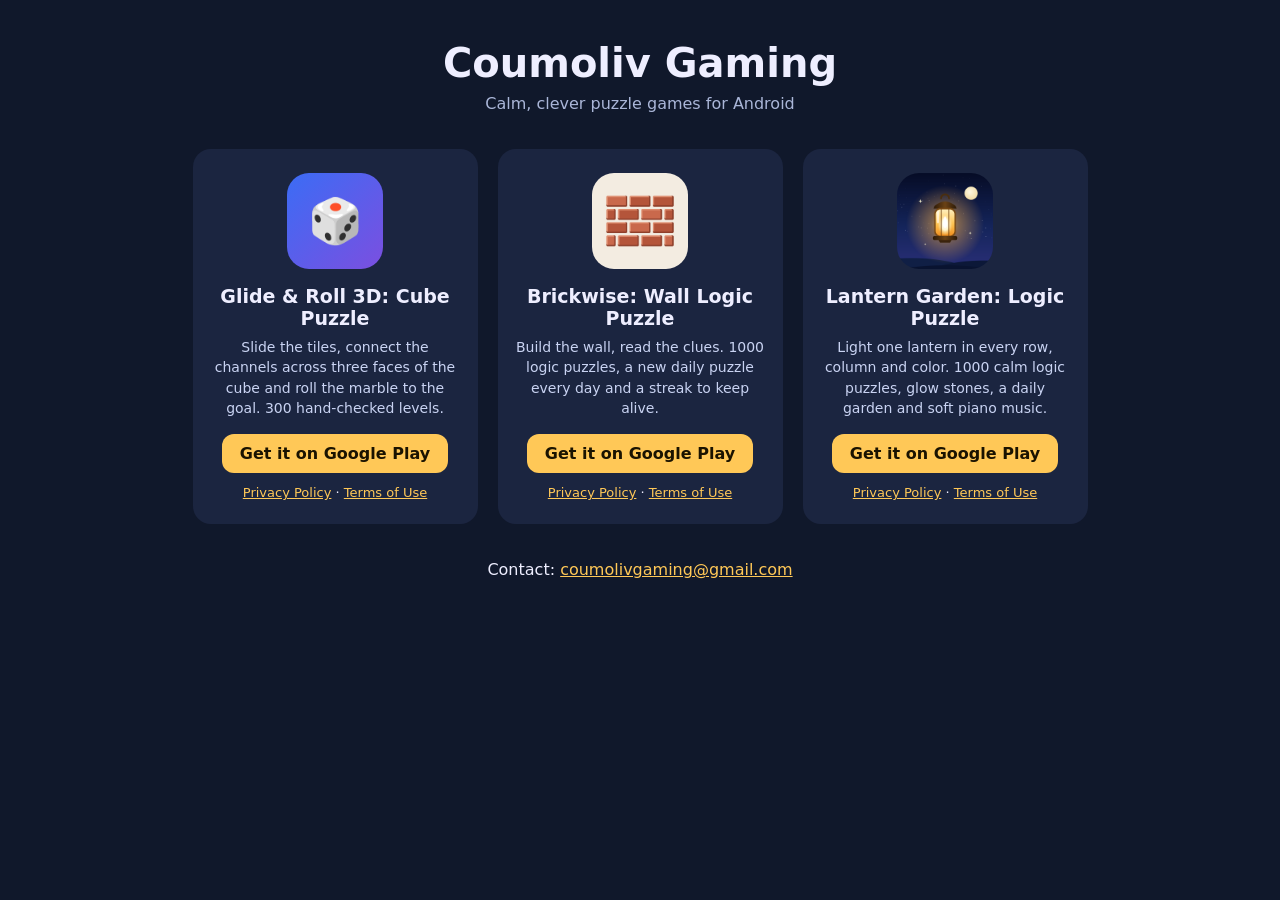
<file: index.html>
<!DOCTYPE html>
<html lang="en"><head><meta charset="utf-8"><meta name="viewport" content="width=device-width,initial-scale=1">
<title>Coumoliv Gaming</title>
<style>
body{font-family:system-ui,sans-serif;background:#10182b;color:#eef;margin:0;padding:40px 16px;text-align:center}
a{color:#ffc857}
.wrap{max-width:1200px;margin:auto}
h1{margin:0 0 8px;font-size:40px}
.tag{color:#aab6d8;margin:0 0 36px}
.grid{display:flex;flex-wrap:wrap;justify-content:center;gap:20px}
.game{box-sizing:border-box;width:calc((100% - 60px)/4);background:#1b2540;border-radius:18px;padding:24px 18px;display:flex;flex-direction:column;align-items:center}
.game img,.game .ph{width:96px;height:96px;border-radius:22px}
.game .ph{background:linear-gradient(135deg,#3b6cf5,#7b4fe0);display:flex;align-items:center;justify-content:center;font-size:44px}
.game h2{font-size:19px;margin:16px 0 8px}
.game p{font-size:14px;line-height:1.45;color:#c9d3f2;margin:0 0 16px;flex:1}
.play{display:inline-block;background:#ffc857;color:#1a1300;text-decoration:none;font-weight:700;padding:10px 18px;border-radius:12px;margin-bottom:12px}
.legal{font-size:13px}
.contact{margin-top:36px}
@media (max-width:1000px){.game{width:calc((100% - 20px)/2)}}
@media (max-width:560px){.game{width:100%}}
</style></head>
<body><div class="wrap">
<h1>Coumoliv Gaming</h1>
<p class="tag">Calm, clever puzzle games for Android</p>
<div class="grid">

<div class="game">
<div class="ph">🎲</div>
<h2>Glide &amp; Roll 3D: Cube Puzzle</h2>
<p>Slide the tiles, connect the channels across three faces of the cube and roll the marble to the goal. 300 hand-checked levels.</p>
<a class="play" href="https://play.google.com/store/apps/details?id=com.coumolivgaming.glideroll3d">Get it on Google Play</a>
<div class="legal"><a href="privacy-policy.html">Privacy Policy</a> · <a href="terms-of-use.html">Terms of Use</a></div>
</div>

<div class="game">
<img src="brickwise/icon.png" alt="Brickwise icon">
<h2>Brickwise: Wall Logic Puzzle</h2>
<p>Build the wall, read the clues. 1000 logic puzzles, a new daily puzzle every day and a streak to keep alive.</p>
<a class="play" href="https://play.google.com/store/apps/details?id=com.brickwise.puzzle">Get it on Google Play</a>
<div class="legal"><a href="brickwise/privacy-policy.html">Privacy Policy</a> · <a href="brickwise/terms-of-use.html">Terms of Use</a></div>
</div>

<div class="game">
<img src="lantern-garden/icon.png" alt="Lantern Garden icon">
<h2>Lantern Garden: Logic Puzzle</h2>
<p>Light one lantern in every row, column and color. 1000 calm logic puzzles, glow stones, a daily garden and soft piano music.</p>
<a class="play" href="https://play.google.com/store/apps/details?id=com.lanterngarden.puzzle">Get it on Google Play</a>
<div class="legal"><a href="lantern-garden/privacy-policy.html">Privacy Policy</a> · <a href="lantern-garden/terms-of-use.html">Terms of Use</a></div>
</div>

</div>
<p class="contact">Contact: <a href="mailto:coumolivgaming@gmail.com">coumolivgaming@gmail.com</a></p>
</div></body></html>
</file>
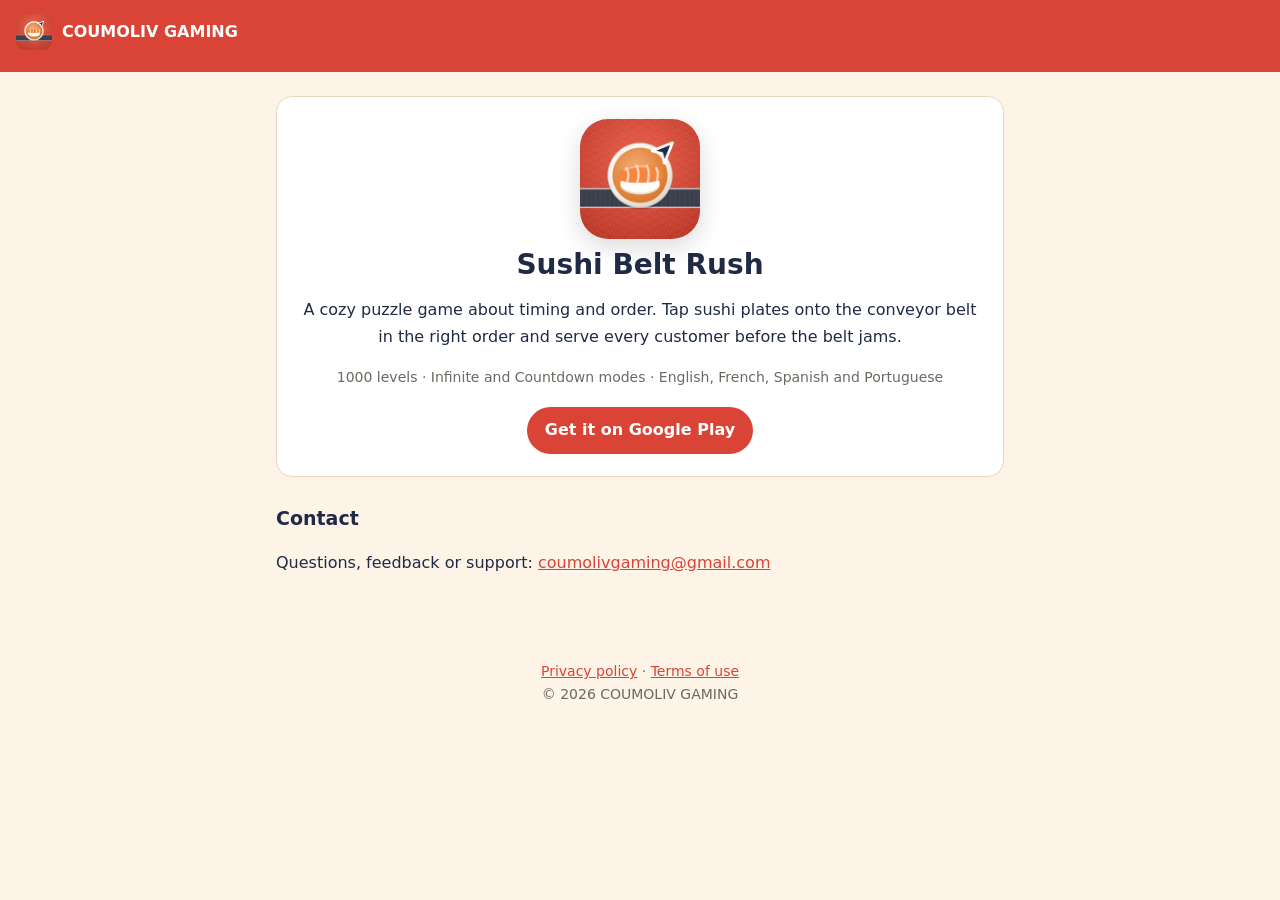
<file: sushi-belt-rush/index.html>
<!doctype html>
<html lang="en">
<head>
<meta charset="utf-8">
<meta name="viewport" content="width=device-width, initial-scale=1">
<title>COUMOLIV GAMING</title>
<meta name="description" content="COUMOLIV GAMING makes cozy puzzle games for Android, including Sushi Belt Rush.">
<link rel="icon" href="icon.png">
<link rel="stylesheet" href="style.css">
</head>
<body>
<header><a href="./"><img src="icon.png" alt="">COUMOLIV GAMING</a></header>
<main>
  <div class="card hero">
    <img src="icon.png" alt="Sushi Belt Rush icon">
    <h1>Sushi Belt Rush</h1>
    <p>A cozy puzzle game about timing and order. Tap sushi plates onto the conveyor belt in the right order and serve every customer before the belt jams.</p>
    <p class="muted">1000 levels · Infinite and Countdown modes · English, French, Spanish and Portuguese</p>
    <div class="links">
      <a class="btn" href="https://play.google.com/store/apps/details?id=com.sushibeltrush.game">Get it on Google Play</a>
    </div>
  </div>
  <h2>Contact</h2>
  <p>Questions, feedback or support: <a href="mailto:coumolivgaming@gmail.com">coumolivgaming@gmail.com</a></p>
</main>
<footer class="muted">
  <a href="privacy-policy.html">Privacy policy</a> · <a href="terms-of-use.html">Terms of use</a><br>
  © 2026 COUMOLIV GAMING
</footer>
</body>
</html>
</file>
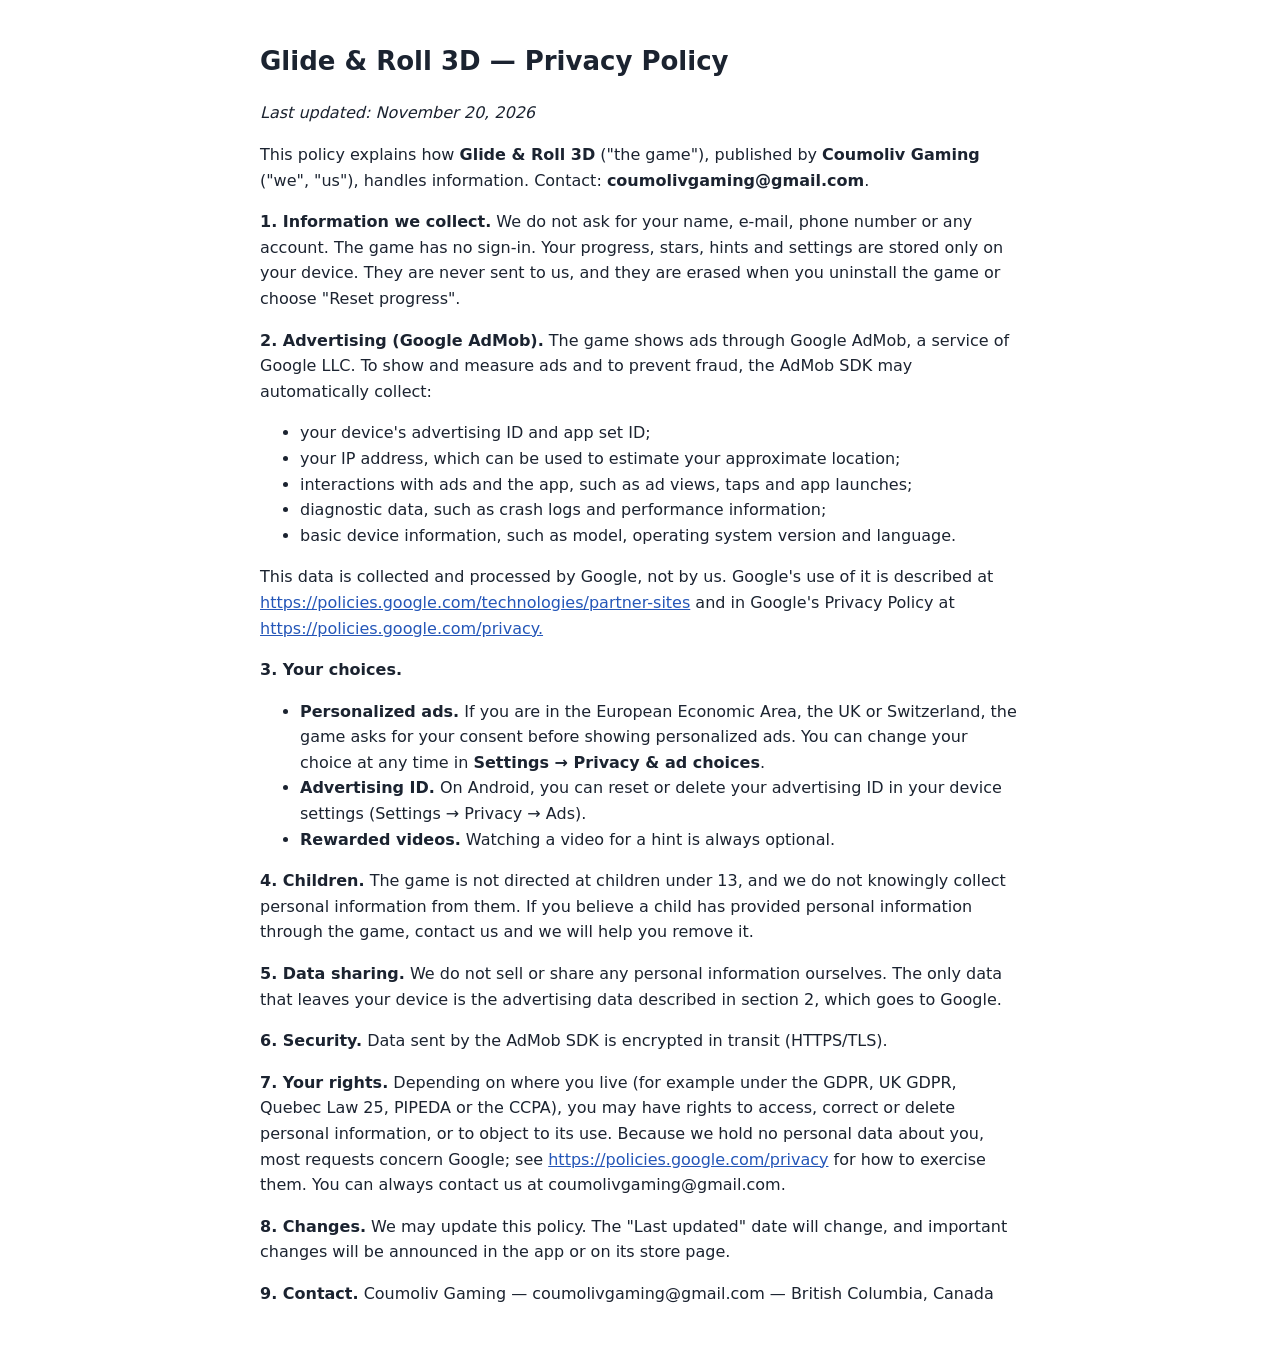
<file: privacy-policy.html>
<!DOCTYPE html><html lang="en"><head><meta charset="utf-8"><meta name="viewport" content="width=device-width,initial-scale=1"><title>Glide &amp; Roll 3D — Privacy Policy</title><style>body{font-family:system-ui,sans-serif;max-width:760px;margin:0 auto;padding:24px;line-height:1.6;color:#1b2330}h1{font-size:26px}a{color:#2456b8}</style></head><body>
<h1>Glide &amp; Roll 3D — Privacy Policy</h1>
<p><em>Last updated: November 20, 2026</em></p>
<p>This policy explains how <strong>Glide &amp; Roll 3D</strong> (&quot;the game&quot;), published by <strong>Coumoliv Gaming</strong> (&quot;we&quot;, &quot;us&quot;), handles information. Contact: <strong>coumolivgaming@gmail.com</strong>.</p>
<p><strong>1. Information we collect.</strong> We do not ask for your name, e-mail, phone number or any account. The game has no sign-in. Your progress, stars, hints and settings are stored only on your device. They are never sent to us, and they are erased when you uninstall the game or choose &quot;Reset progress&quot;.</p>
<p><strong>2. Advertising (Google AdMob).</strong> The game shows ads through Google AdMob, a service of Google LLC. To show and measure ads and to prevent fraud, the AdMob SDK may automatically collect:</p>
<ul>
<li>your device&#x27;s advertising ID and app set ID;</li>
<li>your IP address, which can be used to estimate your approximate location;</li>
<li>interactions with ads and the app, such as ad views, taps and app launches;</li>
<li>diagnostic data, such as crash logs and performance information;</li>
<li>basic device information, such as model, operating system version and language.</li>
</ul>
<p>This data is collected and processed by Google, not by us. Google&#x27;s use of it is described at <a href="https://policies.google.com/technologies/partner-sites">https://policies.google.com/technologies/partner-sites</a> and in Google&#x27;s Privacy Policy at <a href="https://policies.google.com/privacy.">https://policies.google.com/privacy.</a></p>
<p><strong>3. Your choices.</strong></p>
<ul>
<li><strong>Personalized ads.</strong> If you are in the European Economic Area, the UK or Switzerland, the game asks for your consent before showing personalized ads. You can change your choice at any time in <strong>Settings → Privacy &amp; ad choices</strong>.</li>
<li><strong>Advertising ID.</strong> On Android, you can reset or delete your advertising ID in your device settings (Settings → Privacy → Ads).</li>
<li><strong>Rewarded videos.</strong> Watching a video for a hint is always optional.</li>
</ul>
<p><strong>4. Children.</strong> The game is not directed at children under 13, and we do not knowingly collect personal information from them. If you believe a child has provided personal information through the game, contact us and we will help you remove it.</p>
<p><strong>5. Data sharing.</strong> We do not sell or share any personal information ourselves. The only data that leaves your device is the advertising data described in section 2, which goes to Google.</p>
<p><strong>6. Security.</strong> Data sent by the AdMob SDK is encrypted in transit (HTTPS/TLS).</p>
<p><strong>7. Your rights.</strong> Depending on where you live (for example under the GDPR, UK GDPR, Quebec Law 25, PIPEDA or the CCPA), you may have rights to access, correct or delete personal information, or to object to its use. Because we hold no personal data about you, most requests concern Google; see <a href="https://policies.google.com/privacy">https://policies.google.com/privacy</a> for how to exercise them. You can always contact us at coumolivgaming@gmail.com.</p>
<p><strong>8. Changes.</strong> We may update this policy. The &quot;Last updated&quot; date will change, and important changes will be announced in the app or on its store page.</p>
<p><strong>9. Contact.</strong> Coumoliv Gaming — coumolivgaming@gmail.com — British Columbia, Canada</p>
</body></html>
</file>
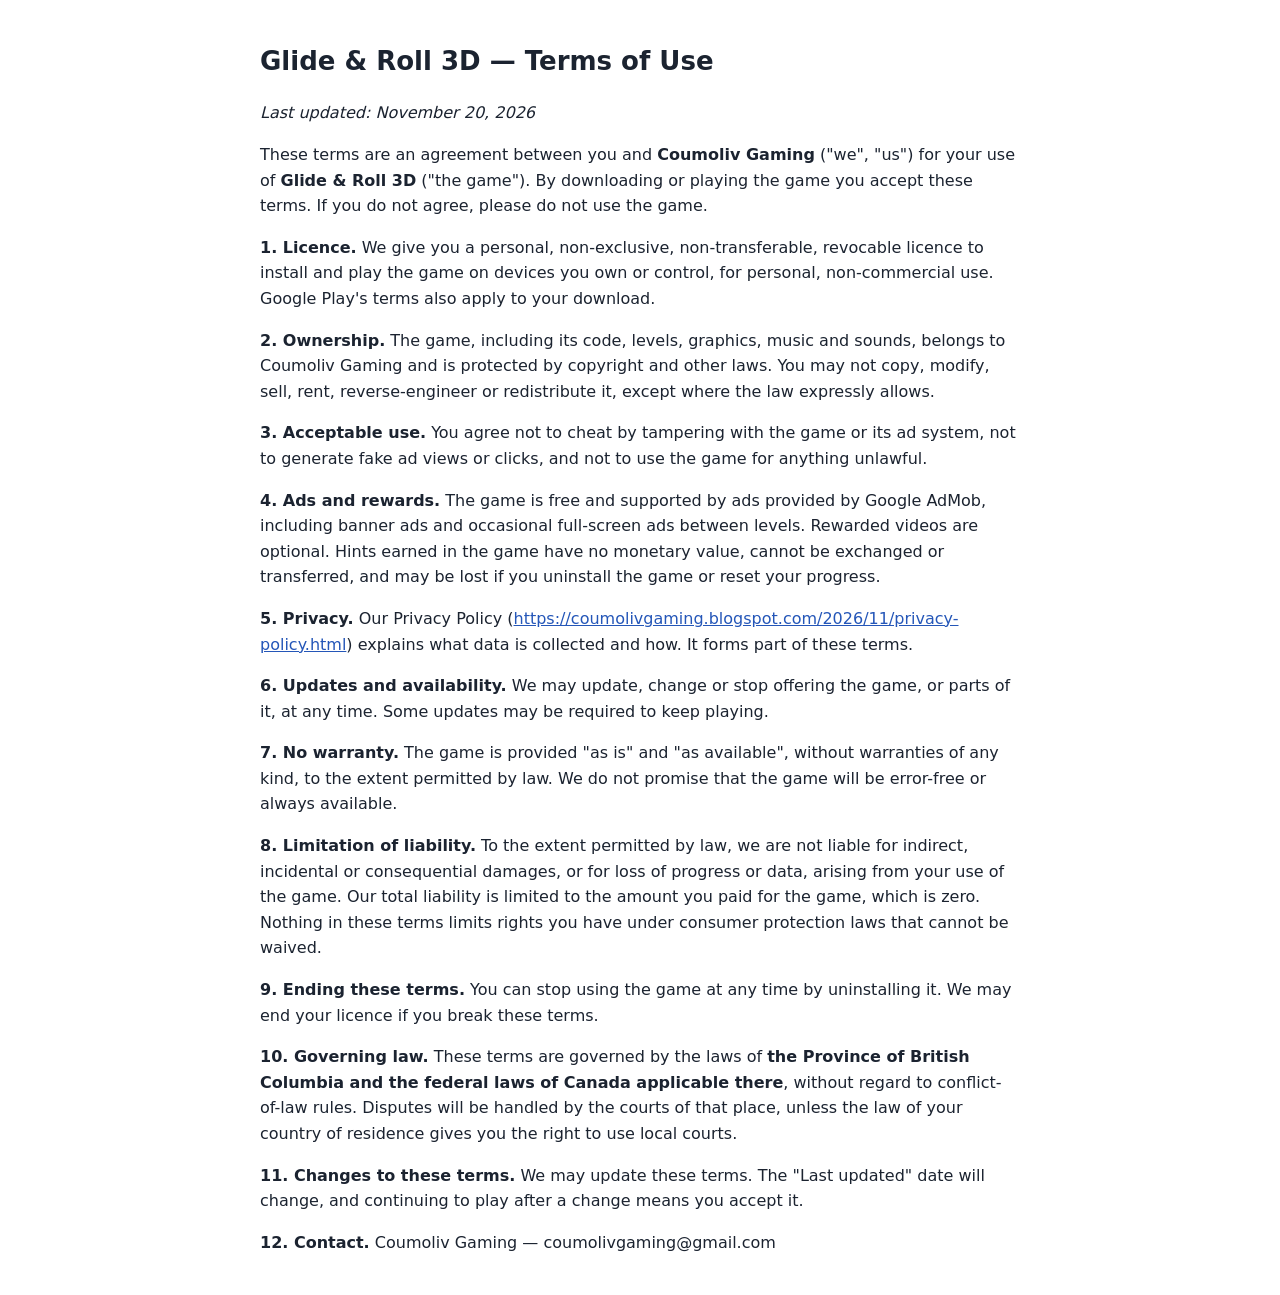
<file: terms-of-use.html>
<!DOCTYPE html><html lang="en"><head><meta charset="utf-8"><meta name="viewport" content="width=device-width,initial-scale=1"><title>Glide &amp; Roll 3D — Terms of Use</title><style>body{font-family:system-ui,sans-serif;max-width:760px;margin:0 auto;padding:24px;line-height:1.6;color:#1b2330}h1{font-size:26px}a{color:#2456b8}</style></head><body>
<h1>Glide &amp; Roll 3D — Terms of Use</h1>
<p><em>Last updated: November 20, 2026</em></p>
<p>These terms are an agreement between you and <strong>Coumoliv Gaming</strong> (&quot;we&quot;, &quot;us&quot;) for your use of <strong>Glide &amp; Roll 3D</strong> (&quot;the game&quot;). By downloading or playing the game you accept these terms. If you do not agree, please do not use the game.</p>
<p><strong>1. Licence.</strong> We give you a personal, non-exclusive, non-transferable, revocable licence to install and play the game on devices you own or control, for personal, non-commercial use. Google Play&#x27;s terms also apply to your download.</p>
<p><strong>2. Ownership.</strong> The game, including its code, levels, graphics, music and sounds, belongs to Coumoliv Gaming and is protected by copyright and other laws. You may not copy, modify, sell, rent, reverse-engineer or redistribute it, except where the law expressly allows.</p>
<p><strong>3. Acceptable use.</strong> You agree not to cheat by tampering with the game or its ad system, not to generate fake ad views or clicks, and not to use the game for anything unlawful.</p>
<p><strong>4. Ads and rewards.</strong> The game is free and supported by ads provided by Google AdMob, including banner ads and occasional full-screen ads between levels. Rewarded videos are optional. Hints earned in the game have no monetary value, cannot be exchanged or transferred, and may be lost if you uninstall the game or reset your progress.</p>
<p><strong>5. Privacy.</strong> Our Privacy Policy (<a href="https://coumolivgaming.blogspot.com/2026/11/privacy-policy.html">https://coumolivgaming.blogspot.com/2026/11/privacy-policy.html</a>) explains what data is collected and how. It forms part of these terms.</p>
<p><strong>6. Updates and availability.</strong> We may update, change or stop offering the game, or parts of it, at any time. Some updates may be required to keep playing.</p>
<p><strong>7. No warranty.</strong> The game is provided &quot;as is&quot; and &quot;as available&quot;, without warranties of any kind, to the extent permitted by law. We do not promise that the game will be error-free or always available.</p>
<p><strong>8. Limitation of liability.</strong> To the extent permitted by law, we are not liable for indirect, incidental or consequential damages, or for loss of progress or data, arising from your use of the game. Our total liability is limited to the amount you paid for the game, which is zero. Nothing in these terms limits rights you have under consumer protection laws that cannot be waived.</p>
<p><strong>9. Ending these terms.</strong> You can stop using the game at any time by uninstalling it. We may end your licence if you break these terms.</p>
<p><strong>10. Governing law.</strong> These terms are governed by the laws of <strong>the Province of British Columbia and the federal laws of Canada applicable there</strong>, without regard to conflict-of-law rules. Disputes will be handled by the courts of that place, unless the law of your country of residence gives you the right to use local courts.</p>
<p><strong>11. Changes to these terms.</strong> We may update these terms. The &quot;Last updated&quot; date will change, and continuing to play after a change means you accept it.</p>
<p><strong>12. Contact.</strong> Coumoliv Gaming — coumolivgaming@gmail.com</p>
</body></html>
</file>
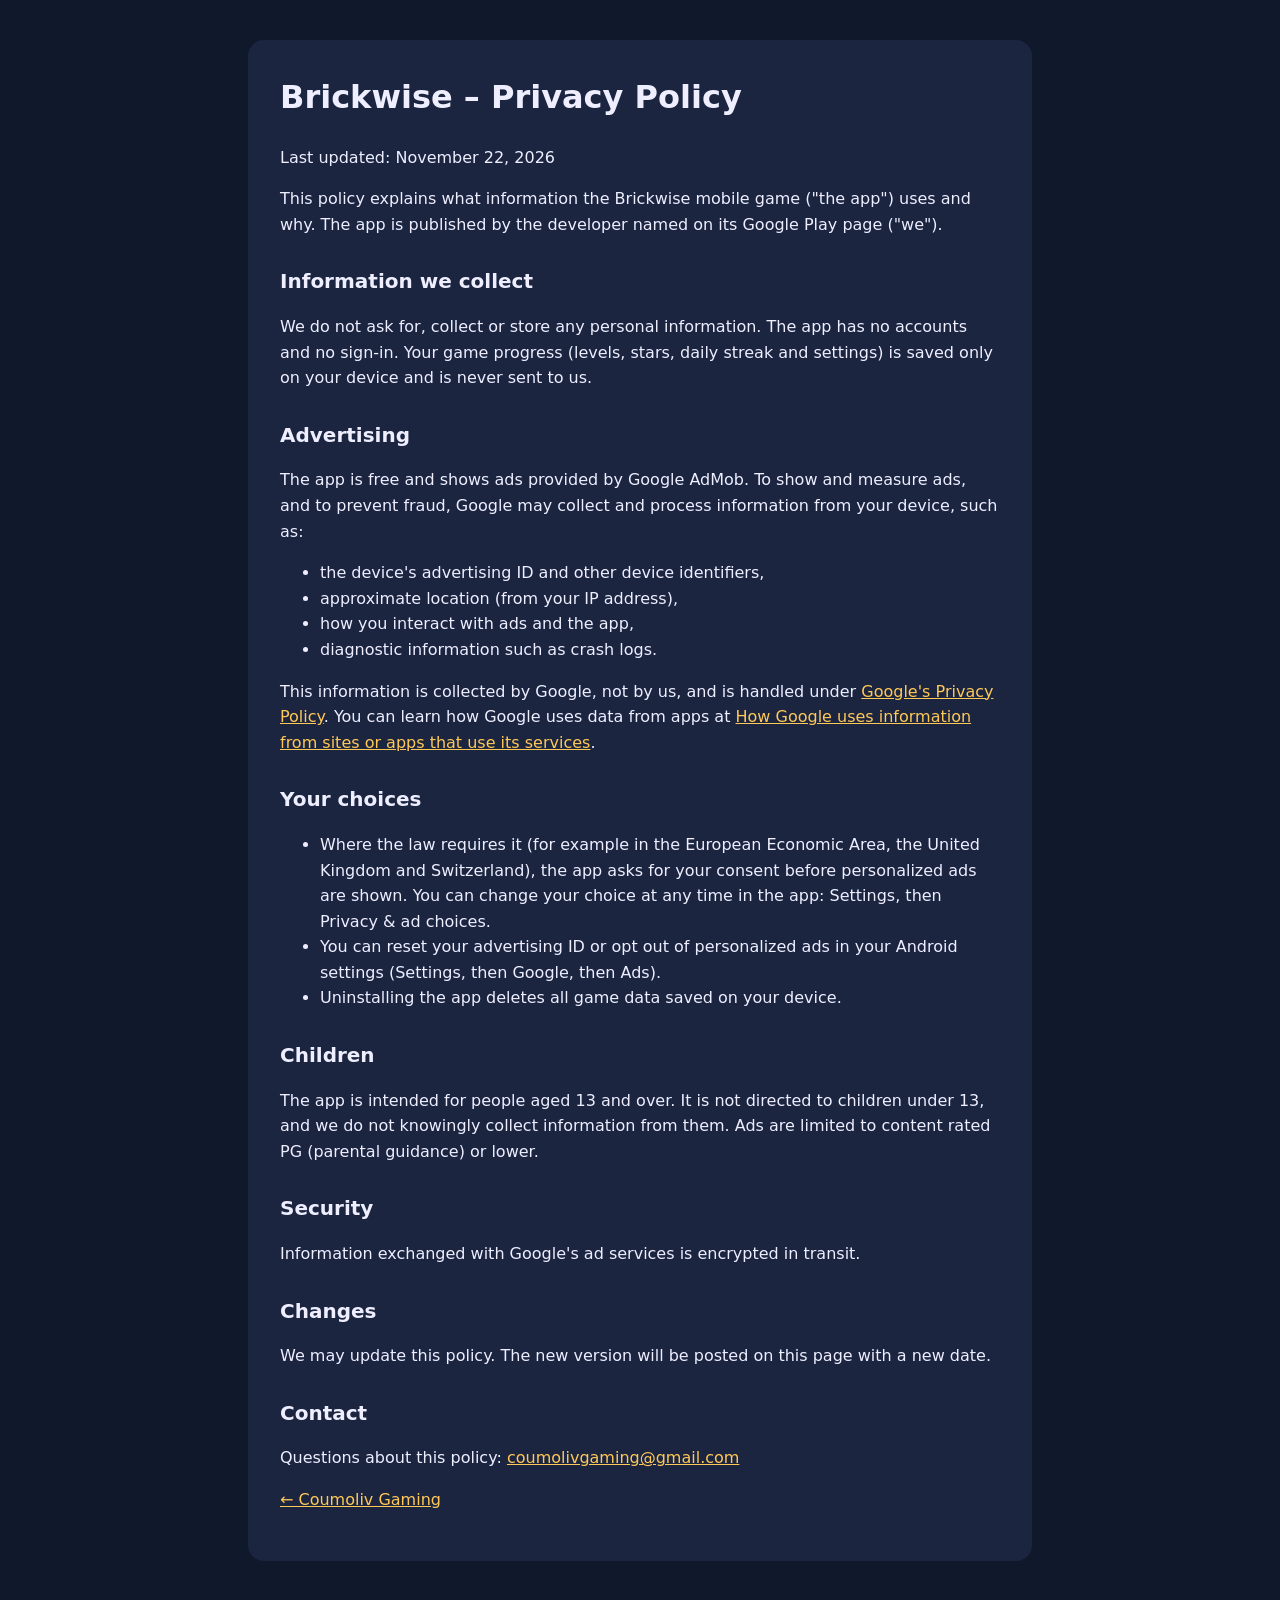
<file: brickwise/privacy-policy.html>
<!doctype html>
<html lang="en">
<head>
<meta charset="utf-8">
<meta name="viewport" content="width=device-width, initial-scale=1">
<title>Brickwise – Privacy Policy</title>
<style>body{font-family:system-ui,sans-serif;background:#10182b;color:#eef;margin:0;padding:40px 20px;line-height:1.6}.card{max-width:720px;margin:auto;background:#1b2540;border-radius:16px;padding:32px}a{color:#ffc857}h1{margin-top:0}h2{font-size:20px;margin-top:28px}</style>
</head>
<body><div class="card">
<h1>Brickwise – Privacy Policy</h1>
<p>Last updated: November 22, 2026</p>

<p>This policy explains what information the Brickwise mobile game ("the app") uses and why. The app is published by the developer named on its Google Play page ("we").</p>

<h2>Information we collect</h2>
<p>We do not ask for, collect or store any personal information. The app has no accounts and no sign-in. Your game progress (levels, stars, daily streak and settings) is saved only on your device and is never sent to us.</p>

<h2>Advertising</h2>
<p>The app is free and shows ads provided by Google AdMob. To show and measure ads, and to prevent fraud, Google may collect and process information from your device, such as:</p>
<ul>
  <li>the device's advertising ID and other device identifiers,</li>
  <li>approximate location (from your IP address),</li>
  <li>how you interact with ads and the app,</li>
  <li>diagnostic information such as crash logs.</li>
</ul>
<p>This information is collected by Google, not by us, and is handled under <a href="https://policies.google.com/privacy">Google's Privacy Policy</a>. You can learn how Google uses data from apps at <a href="https://policies.google.com/technologies/partner-sites">How Google uses information from sites or apps that use its services</a>.</p>

<h2>Your choices</h2>
<ul>
  <li>Where the law requires it (for example in the European Economic Area, the United Kingdom and Switzerland), the app asks for your consent before personalized ads are shown. You can change your choice at any time in the app: Settings, then Privacy &amp; ad choices.</li>
  <li>You can reset your advertising ID or opt out of personalized ads in your Android settings (Settings, then Google, then Ads).</li>
  <li>Uninstalling the app deletes all game data saved on your device.</li>
</ul>

<h2>Children</h2>
<p>The app is intended for people aged 13 and over. It is not directed to children under 13, and we do not knowingly collect information from them. Ads are limited to content rated PG (parental guidance) or lower.</p>

<h2>Security</h2>
<p>Information exchanged with Google's ad services is encrypted in transit.</p>

<h2>Changes</h2>
<p>We may update this policy. The new version will be posted on this page with a new date.</p>

<h2>Contact</h2>
<p>Questions about this policy: <a href="mailto:coumolivgaming@gmail.com">coumolivgaming@gmail.com</a></p>
<p><a href="../index.html">← Coumoliv Gaming</a></p></div></body>
</html>
</file>
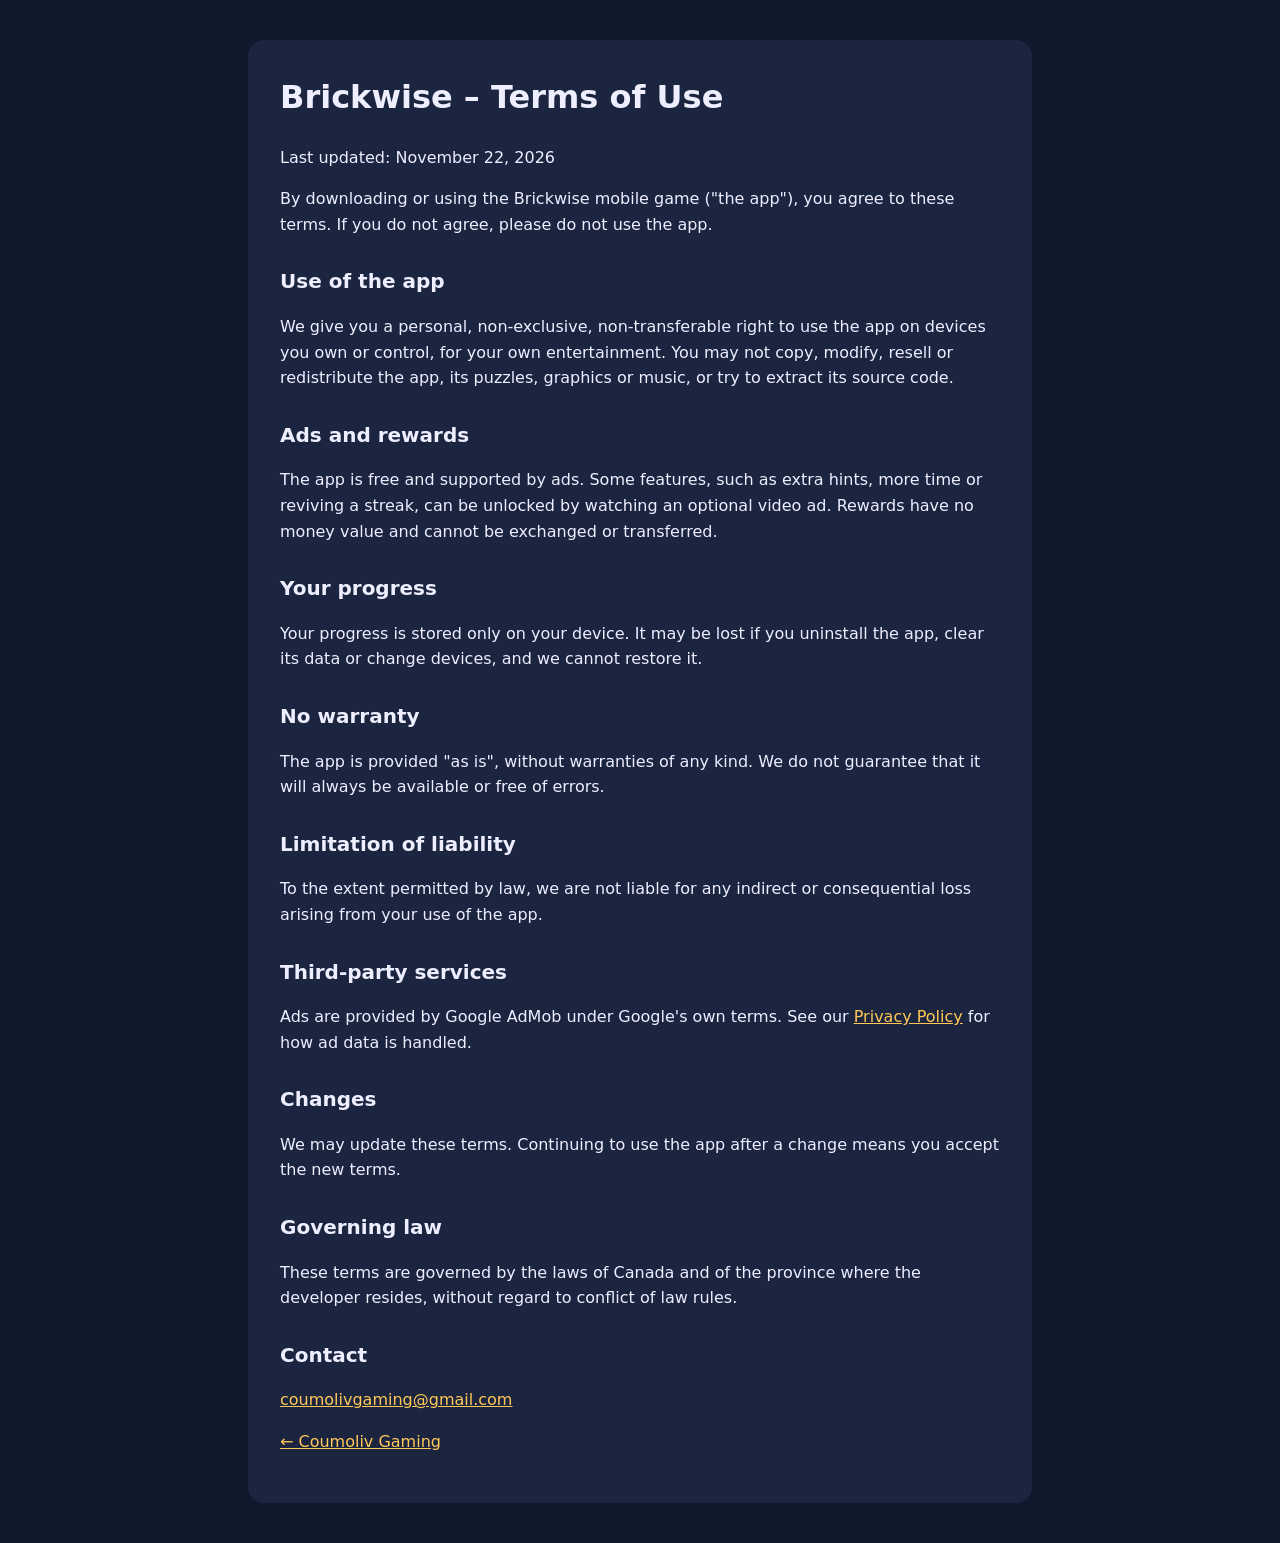
<file: brickwise/terms-of-use.html>
<!doctype html>
<html lang="en">
<head>
<meta charset="utf-8">
<meta name="viewport" content="width=device-width, initial-scale=1">
<title>Brickwise – Terms of Use</title>
<style>body{font-family:system-ui,sans-serif;background:#10182b;color:#eef;margin:0;padding:40px 20px;line-height:1.6}.card{max-width:720px;margin:auto;background:#1b2540;border-radius:16px;padding:32px}a{color:#ffc857}h1{margin-top:0}h2{font-size:20px;margin-top:28px}</style>
</head>
<body><div class="card">
<h1>Brickwise – Terms of Use</h1>
<p>Last updated: November 22, 2026</p>

<p>By downloading or using the Brickwise mobile game ("the app"), you agree to these terms. If you do not agree, please do not use the app.</p>

<h2>Use of the app</h2>
<p>We give you a personal, non-exclusive, non-transferable right to use the app on devices you own or control, for your own entertainment. You may not copy, modify, resell or redistribute the app, its puzzles, graphics or music, or try to extract its source code.</p>

<h2>Ads and rewards</h2>
<p>The app is free and supported by ads. Some features, such as extra hints, more time or reviving a streak, can be unlocked by watching an optional video ad. Rewards have no money value and cannot be exchanged or transferred.</p>

<h2>Your progress</h2>
<p>Your progress is stored only on your device. It may be lost if you uninstall the app, clear its data or change devices, and we cannot restore it.</p>

<h2>No warranty</h2>
<p>The app is provided "as is", without warranties of any kind. We do not guarantee that it will always be available or free of errors.</p>

<h2>Limitation of liability</h2>
<p>To the extent permitted by law, we are not liable for any indirect or consequential loss arising from your use of the app.</p>

<h2>Third-party services</h2>
<p>Ads are provided by Google AdMob under Google's own terms. See our <a href="privacy-policy.html">Privacy Policy</a> for how ad data is handled.</p>

<h2>Changes</h2>
<p>We may update these terms. Continuing to use the app after a change means you accept the new terms.</p>

<h2>Governing law</h2>
<p>These terms are governed by the laws of Canada and of the province where the developer resides, without regard to conflict of law rules.</p>

<h2>Contact</h2>
<p><a href="mailto:coumolivgaming@gmail.com">coumolivgaming@gmail.com</a></p>
<p><a href="../index.html">← Coumoliv Gaming</a></p></div></body>
</html>
</file>
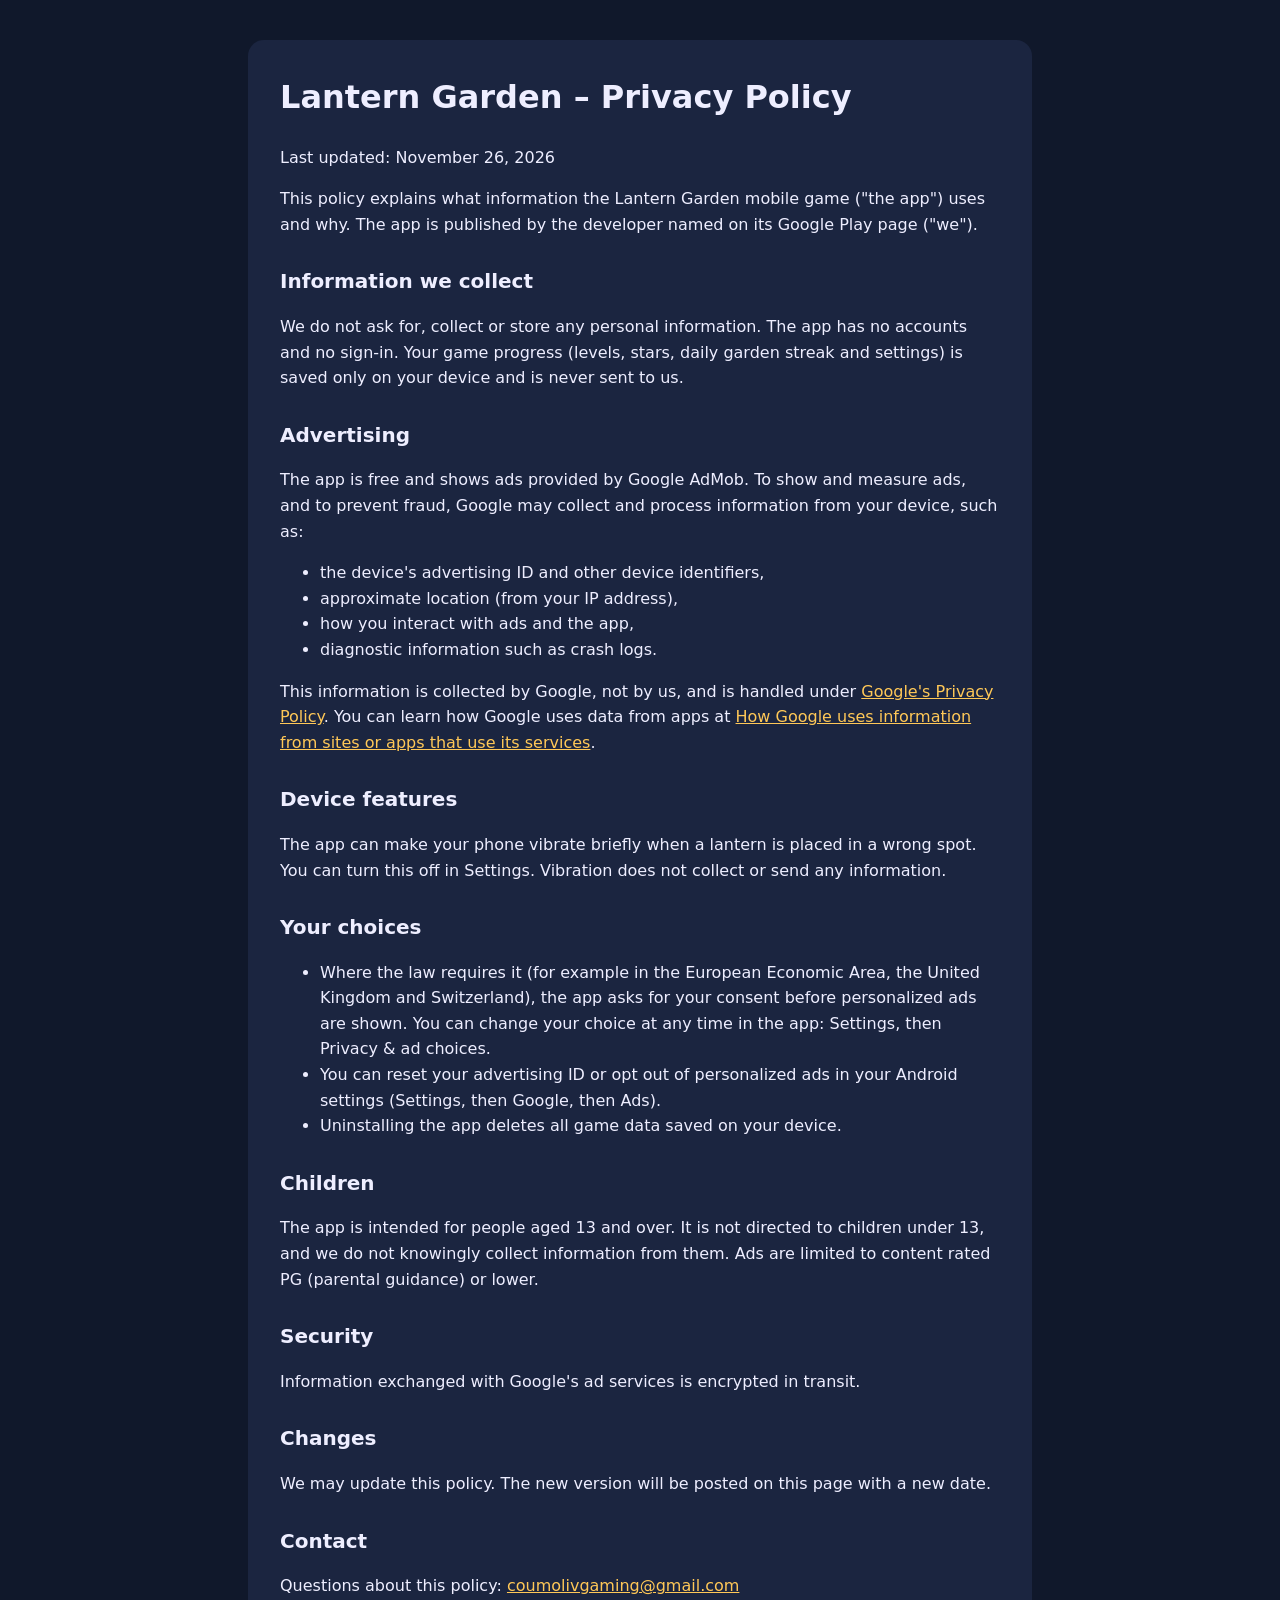
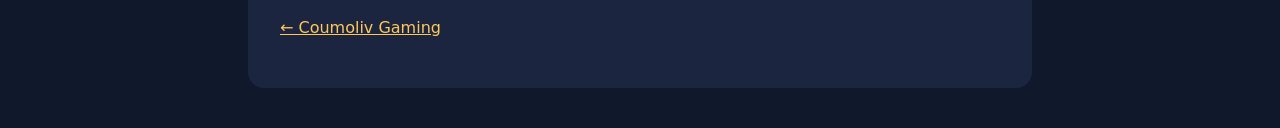
<file: lantern-garden/privacy-policy.html>
<!doctype html>
<html lang="en">
<head>
<meta charset="utf-8">
<meta name="viewport" content="width=device-width, initial-scale=1">
<title>Lantern Garden – Privacy Policy</title>
<style>body{font-family:system-ui,sans-serif;background:#10182b;color:#eef;margin:0;padding:40px 20px;line-height:1.6}.card{max-width:720px;margin:auto;background:#1b2540;border-radius:16px;padding:32px}a{color:#ffc857}h1{margin-top:0}h2{font-size:20px;margin-top:28px}</style>
</head>
<body><div class="card">
<h1>Lantern Garden – Privacy Policy</h1>
<p>Last updated: November 26, 2026</p>

<p>This policy explains what information the Lantern Garden mobile game ("the app") uses and why. The app is published by the developer named on its Google Play page ("we").</p>

<h2>Information we collect</h2>
<p>We do not ask for, collect or store any personal information. The app has no accounts and no sign-in. Your game progress (levels, stars, daily garden streak and settings) is saved only on your device and is never sent to us.</p>

<h2>Advertising</h2>
<p>The app is free and shows ads provided by Google AdMob. To show and measure ads, and to prevent fraud, Google may collect and process information from your device, such as:</p>
<ul>
  <li>the device's advertising ID and other device identifiers,</li>
  <li>approximate location (from your IP address),</li>
  <li>how you interact with ads and the app,</li>
  <li>diagnostic information such as crash logs.</li>
</ul>
<p>This information is collected by Google, not by us, and is handled under <a href="https://policies.google.com/privacy">Google's Privacy Policy</a>. You can learn how Google uses data from apps at <a href="https://policies.google.com/technologies/partner-sites">How Google uses information from sites or apps that use its services</a>.</p>

<h2>Device features</h2>
<p>The app can make your phone vibrate briefly when a lantern is placed in a wrong spot. You can turn this off in Settings. Vibration does not collect or send any information.</p>

<h2>Your choices</h2>
<ul>
  <li>Where the law requires it (for example in the European Economic Area, the United Kingdom and Switzerland), the app asks for your consent before personalized ads are shown. You can change your choice at any time in the app: Settings, then Privacy &amp; ad choices.</li>
  <li>You can reset your advertising ID or opt out of personalized ads in your Android settings (Settings, then Google, then Ads).</li>
  <li>Uninstalling the app deletes all game data saved on your device.</li>
</ul>

<h2>Children</h2>
<p>The app is intended for people aged 13 and over. It is not directed to children under 13, and we do not knowingly collect information from them. Ads are limited to content rated PG (parental guidance) or lower.</p>

<h2>Security</h2>
<p>Information exchanged with Google's ad services is encrypted in transit.</p>

<h2>Changes</h2>
<p>We may update this policy. The new version will be posted on this page with a new date.</p>

<h2>Contact</h2>
<p>Questions about this policy: <a href="mailto:coumolivgaming@gmail.com">coumolivgaming@gmail.com</a></p>
<p><a href="../index.html">← Coumoliv Gaming</a></p></div></body>
</html>
</file>
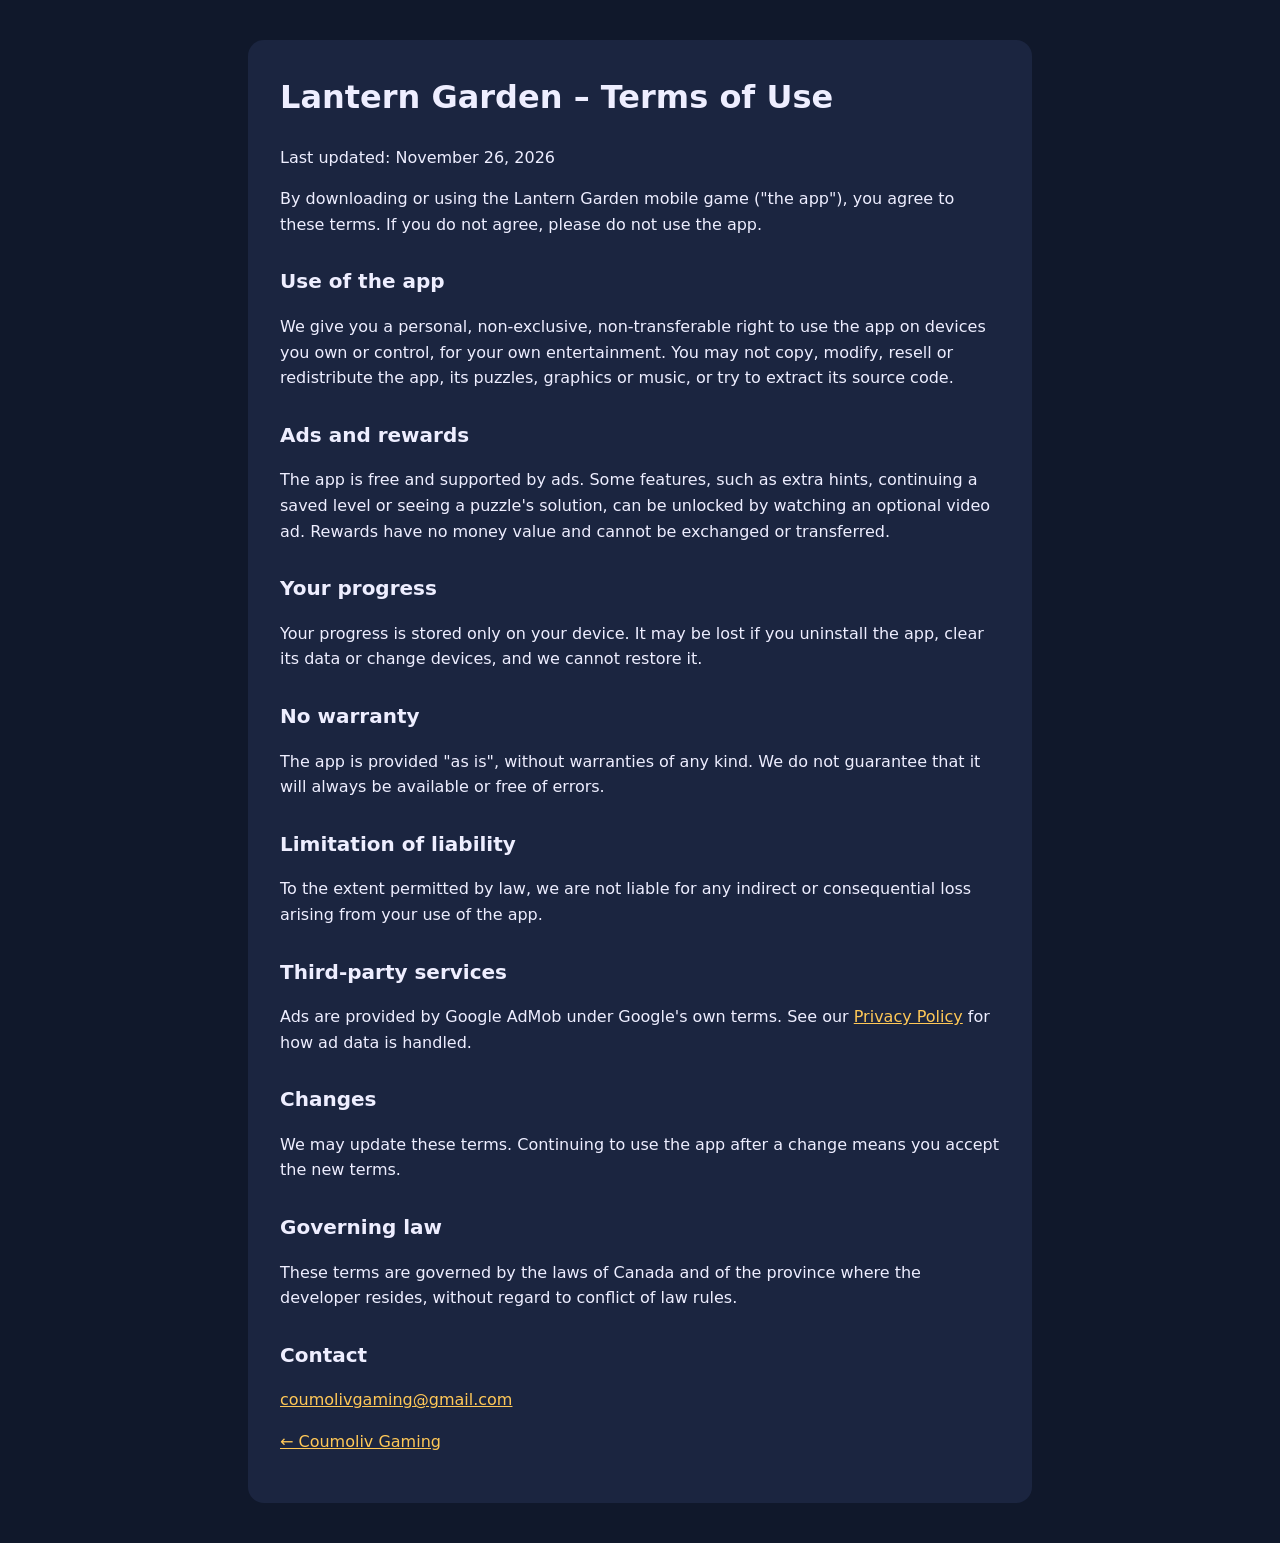
<file: lantern-garden/terms-of-use.html>
<!doctype html>
<html lang="en">
<head>
<meta charset="utf-8">
<meta name="viewport" content="width=device-width, initial-scale=1">
<title>Lantern Garden – Terms of Use</title>
<style>body{font-family:system-ui,sans-serif;background:#10182b;color:#eef;margin:0;padding:40px 20px;line-height:1.6}.card{max-width:720px;margin:auto;background:#1b2540;border-radius:16px;padding:32px}a{color:#ffc857}h1{margin-top:0}h2{font-size:20px;margin-top:28px}</style>
</head>
<body><div class="card">
<h1>Lantern Garden – Terms of Use</h1>
<p>Last updated: November 26, 2026</p>

<p>By downloading or using the Lantern Garden mobile game ("the app"), you agree to these terms. If you do not agree, please do not use the app.</p>

<h2>Use of the app</h2>
<p>We give you a personal, non-exclusive, non-transferable right to use the app on devices you own or control, for your own entertainment. You may not copy, modify, resell or redistribute the app, its puzzles, graphics or music, or try to extract its source code.</p>

<h2>Ads and rewards</h2>
<p>The app is free and supported by ads. Some features, such as extra hints, continuing a saved level or seeing a puzzle's solution, can be unlocked by watching an optional video ad. Rewards have no money value and cannot be exchanged or transferred.</p>

<h2>Your progress</h2>
<p>Your progress is stored only on your device. It may be lost if you uninstall the app, clear its data or change devices, and we cannot restore it.</p>

<h2>No warranty</h2>
<p>The app is provided "as is", without warranties of any kind. We do not guarantee that it will always be available or free of errors.</p>

<h2>Limitation of liability</h2>
<p>To the extent permitted by law, we are not liable for any indirect or consequential loss arising from your use of the app.</p>

<h2>Third-party services</h2>
<p>Ads are provided by Google AdMob under Google's own terms. See our <a href="privacy-policy.html">Privacy Policy</a> for how ad data is handled.</p>

<h2>Changes</h2>
<p>We may update these terms. Continuing to use the app after a change means you accept the new terms.</p>

<h2>Governing law</h2>
<p>These terms are governed by the laws of Canada and of the province where the developer resides, without regard to conflict of law rules.</p>

<h2>Contact</h2>
<p><a href="mailto:coumolivgaming@gmail.com">coumolivgaming@gmail.com</a></p>
<p><a href="../index.html">← Coumoliv Gaming</a></p></div></body>
</html>
</file>
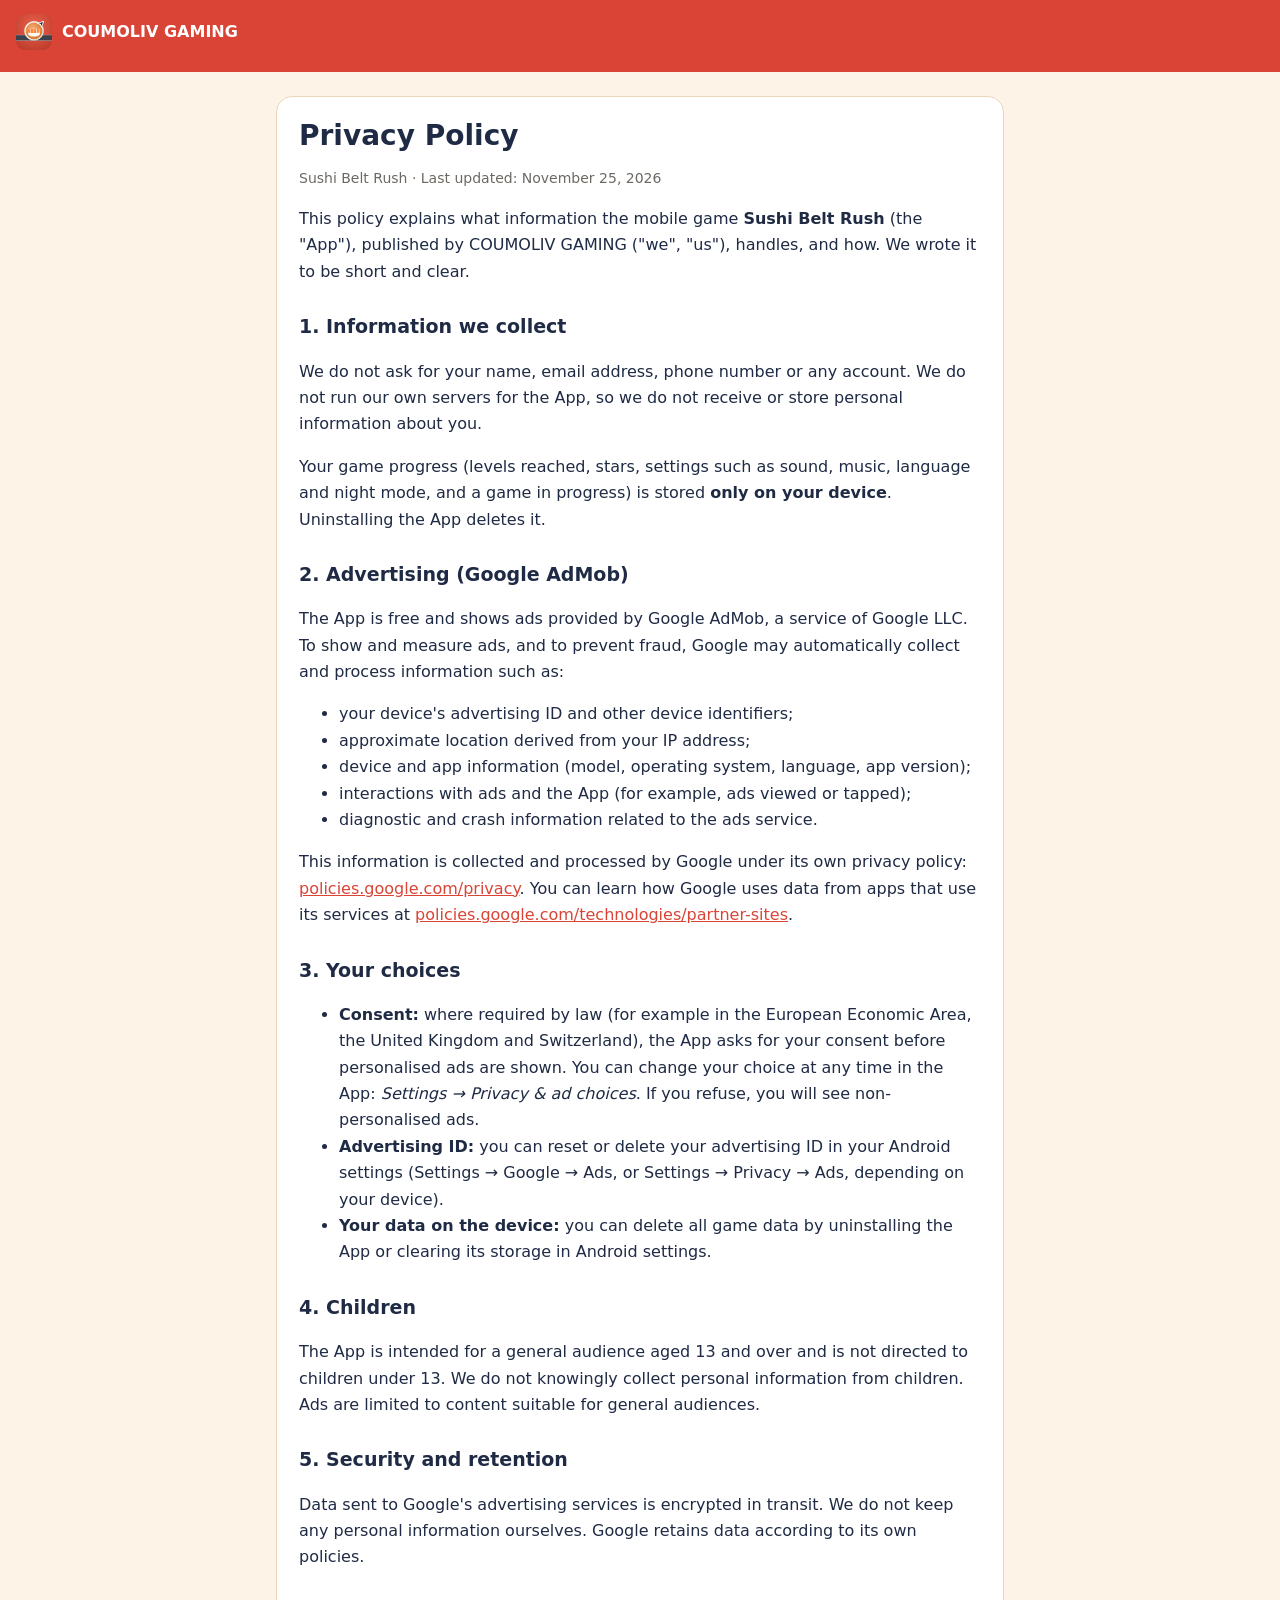
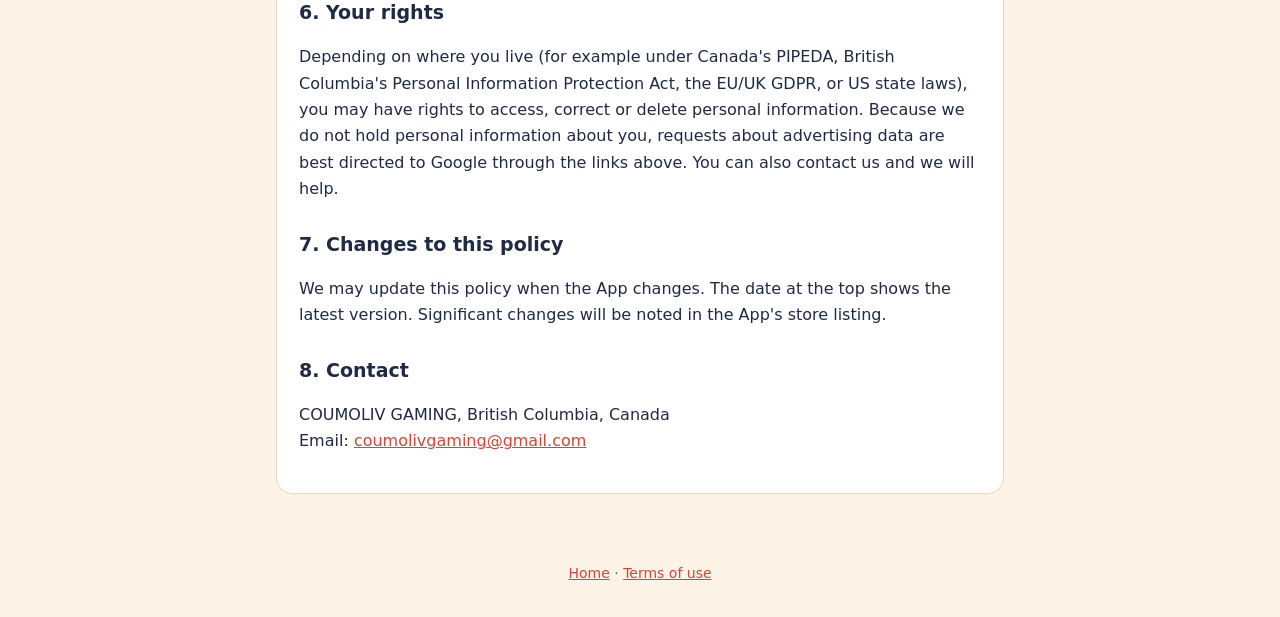
<file: sushi-belt-rush/privacy-policy.html>
<!doctype html>
<html lang="en">
<head>
<meta charset="utf-8">
<meta name="viewport" content="width=device-width, initial-scale=1">
<title>Privacy Policy</title>
<meta name="description" content="Privacy policy for Sushi Belt Rush by COUMOLIV GAMING.">
<link rel="icon" href="icon.png">
<link rel="stylesheet" href="style.css">
</head>
<body>
<header><a href="./"><img src="icon.png" alt="">COUMOLIV GAMING</a></header>
<main>
<div class="card">
<h1>Privacy Policy</h1>
<p class="muted">Sushi Belt Rush · Last updated: November 25, 2026</p>

<p>This policy explains what information the mobile game <strong>Sushi Belt Rush</strong> (the "App"), published by COUMOLIV GAMING ("we", "us"), handles, and how. We wrote it to be short and clear.</p>

<h2>1. Information we collect</h2>
<p>We do not ask for your name, email address, phone number or any account. We do not run our own servers for the App, so we do not receive or store personal information about you.</p>
<p>Your game progress (levels reached, stars, settings such as sound, music, language and night mode, and a game in progress) is stored <strong>only on your device</strong>. Uninstalling the App deletes it.</p>

<h2>2. Advertising (Google AdMob)</h2>
<p>The App is free and shows ads provided by Google AdMob, a service of Google LLC. To show and measure ads, and to prevent fraud, Google may automatically collect and process information such as:</p>
<ul>
  <li>your device's advertising ID and other device identifiers;</li>
  <li>approximate location derived from your IP address;</li>
  <li>device and app information (model, operating system, language, app version);</li>
  <li>interactions with ads and the App (for example, ads viewed or tapped);</li>
  <li>diagnostic and crash information related to the ads service.</li>
</ul>
<p>This information is collected and processed by Google under its own privacy policy: <a href="https://policies.google.com/privacy">policies.google.com/privacy</a>. You can learn how Google uses data from apps that use its services at <a href="https://policies.google.com/technologies/partner-sites">policies.google.com/technologies/partner-sites</a>.</p>

<h2>3. Your choices</h2>
<ul>
  <li><strong>Consent:</strong> where required by law (for example in the European Economic Area, the United Kingdom and Switzerland), the App asks for your consent before personalised ads are shown. You can change your choice at any time in the App: <em>Settings → Privacy &amp; ad choices</em>. If you refuse, you will see non-personalised ads.</li>
  <li><strong>Advertising ID:</strong> you can reset or delete your advertising ID in your Android settings (Settings → Google → Ads, or Settings → Privacy → Ads, depending on your device).</li>
  <li><strong>Your data on the device:</strong> you can delete all game data by uninstalling the App or clearing its storage in Android settings.</li>
</ul>

<h2>4. Children</h2>
<p>The App is intended for a general audience aged 13 and over and is not directed to children under 13. We do not knowingly collect personal information from children. Ads are limited to content suitable for general audiences.</p>

<h2>5. Security and retention</h2>
<p>Data sent to Google's advertising services is encrypted in transit. We do not keep any personal information ourselves. Google retains data according to its own policies.</p>

<h2>6. Your rights</h2>
<p>Depending on where you live (for example under Canada's PIPEDA, British Columbia's Personal Information Protection Act, the EU/UK GDPR, or US state laws), you may have rights to access, correct or delete personal information. Because we do not hold personal information about you, requests about advertising data are best directed to Google through the links above. You can also contact us and we will help.</p>

<h2>7. Changes to this policy</h2>
<p>We may update this policy when the App changes. The date at the top shows the latest version. Significant changes will be noted in the App's store listing.</p>

<h2>8. Contact</h2>
<p>COUMOLIV GAMING, British Columbia, Canada<br>Email: <a href="mailto:coumolivgaming@gmail.com">coumolivgaming@gmail.com</a></p>
</div>
</main>
<footer class="muted"><a href="./">Home</a> · <a href="terms-of-use.html">Terms of use</a></footer>
</body>
</html>
</file>
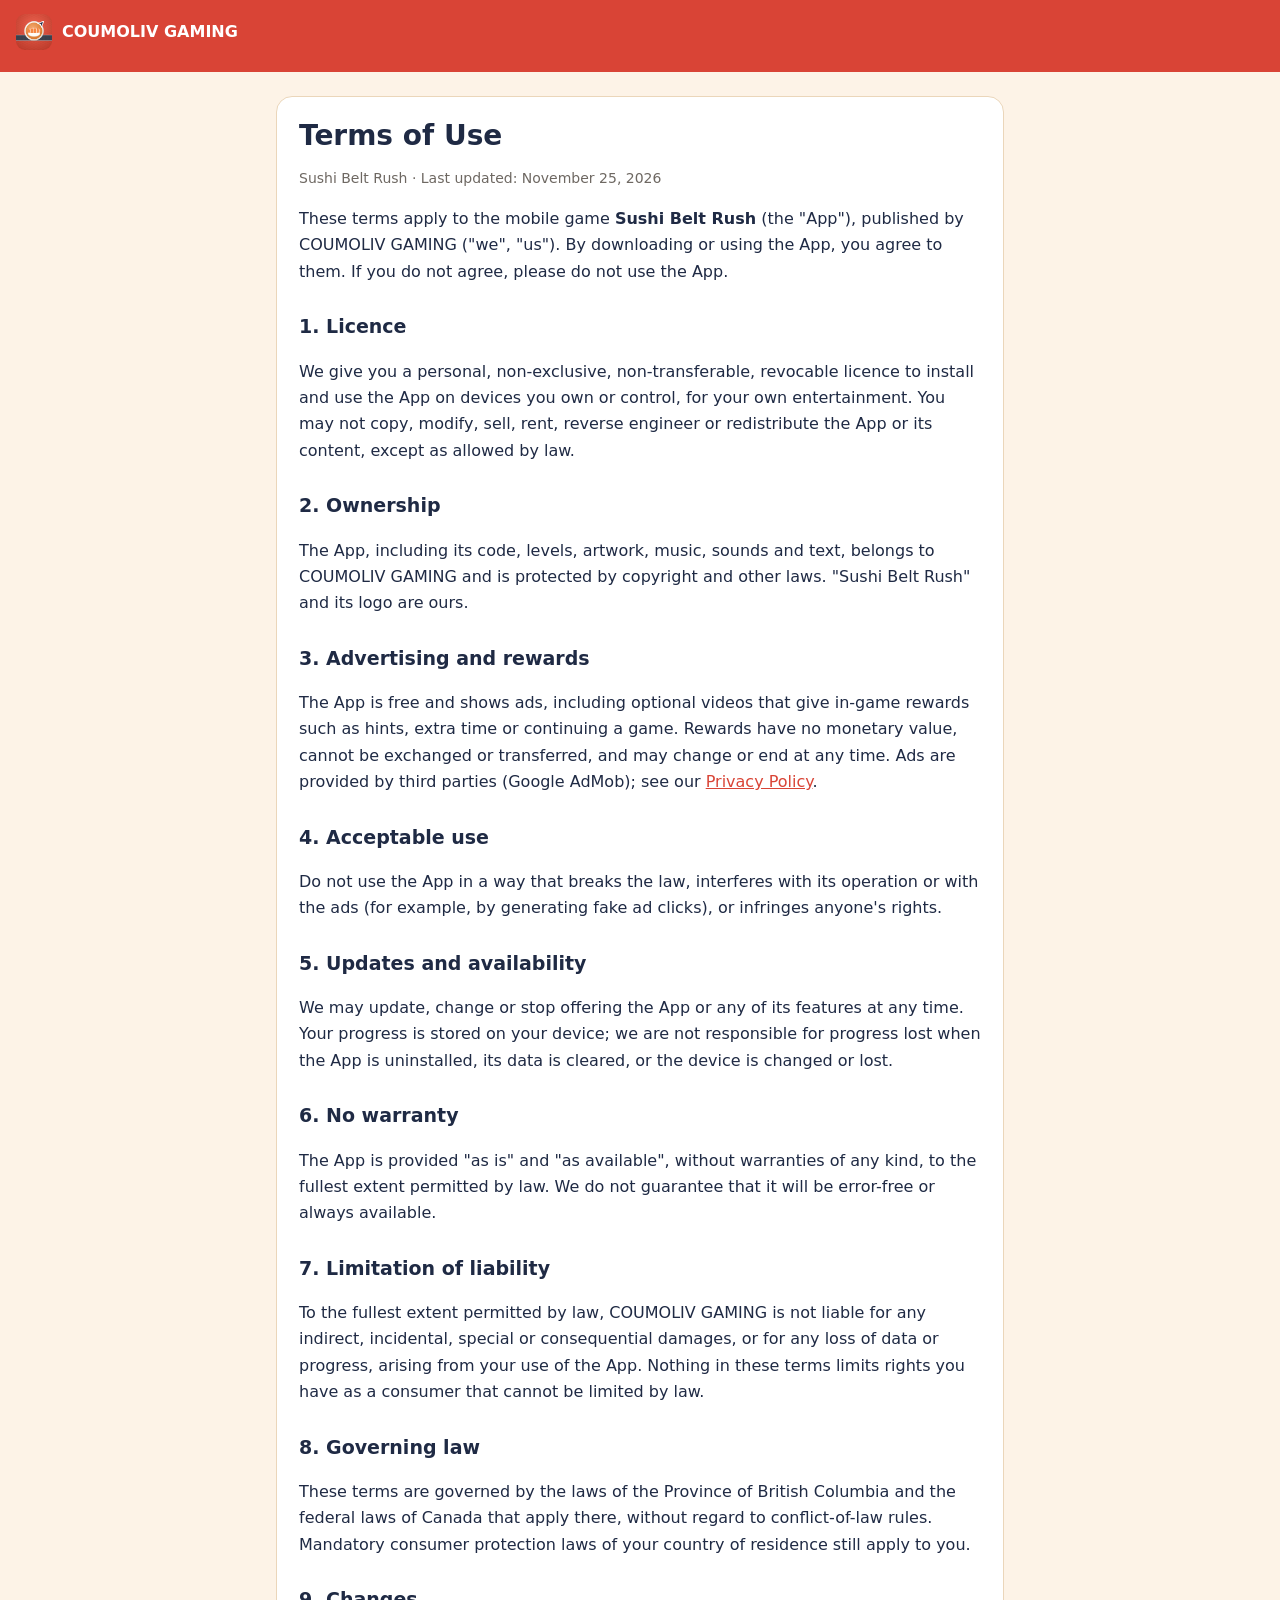
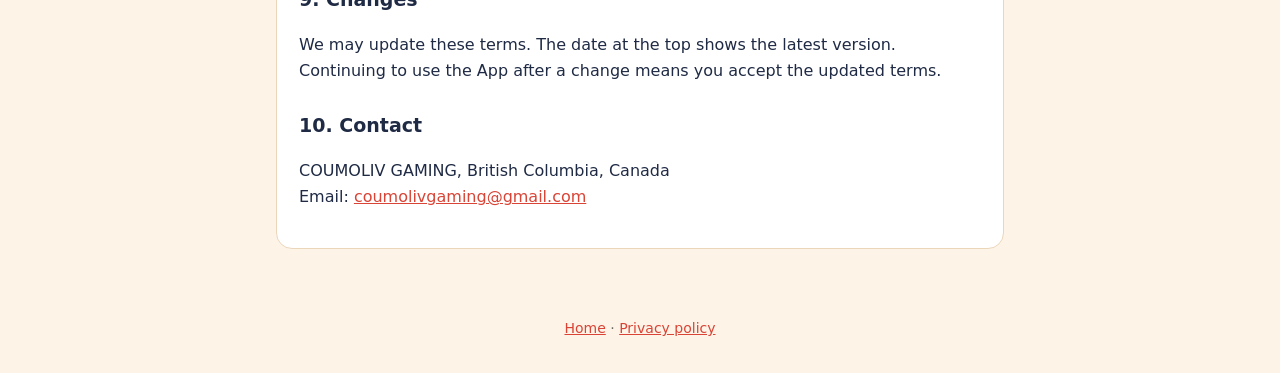
<file: sushi-belt-rush/terms-of-use.html>
<!doctype html>
<html lang="en">
<head>
<meta charset="utf-8">
<meta name="viewport" content="width=device-width, initial-scale=1">
<title>Terms of Use</title>
<meta name="description" content="Terms of use for Sushi Belt Rush by COUMOLIV GAMING.">
<link rel="icon" href="icon.png">
<link rel="stylesheet" href="style.css">
</head>
<body>
<header><a href="./"><img src="icon.png" alt="">COUMOLIV GAMING</a></header>
<main>
<div class="card">
<h1>Terms of Use</h1>
<p class="muted">Sushi Belt Rush · Last updated: November 25, 2026</p>

<p>These terms apply to the mobile game <strong>Sushi Belt Rush</strong> (the "App"), published by COUMOLIV GAMING ("we", "us"). By downloading or using the App, you agree to them. If you do not agree, please do not use the App.</p>

<h2>1. Licence</h2>
<p>We give you a personal, non-exclusive, non-transferable, revocable licence to install and use the App on devices you own or control, for your own entertainment. You may not copy, modify, sell, rent, reverse engineer or redistribute the App or its content, except as allowed by law.</p>

<h2>2. Ownership</h2>
<p>The App, including its code, levels, artwork, music, sounds and text, belongs to COUMOLIV GAMING and is protected by copyright and other laws. "Sushi Belt Rush" and its logo are ours.</p>

<h2>3. Advertising and rewards</h2>
<p>The App is free and shows ads, including optional videos that give in-game rewards such as hints, extra time or continuing a game. Rewards have no monetary value, cannot be exchanged or transferred, and may change or end at any time. Ads are provided by third parties (Google AdMob); see our <a href="privacy-policy.html">Privacy Policy</a>.</p>

<h2>4. Acceptable use</h2>
<p>Do not use the App in a way that breaks the law, interferes with its operation or with the ads (for example, by generating fake ad clicks), or infringes anyone's rights.</p>

<h2>5. Updates and availability</h2>
<p>We may update, change or stop offering the App or any of its features at any time. Your progress is stored on your device; we are not responsible for progress lost when the App is uninstalled, its data is cleared, or the device is changed or lost.</p>

<h2>6. No warranty</h2>
<p>The App is provided "as is" and "as available", without warranties of any kind, to the fullest extent permitted by law. We do not guarantee that it will be error-free or always available.</p>

<h2>7. Limitation of liability</h2>
<p>To the fullest extent permitted by law, COUMOLIV GAMING is not liable for any indirect, incidental, special or consequential damages, or for any loss of data or progress, arising from your use of the App. Nothing in these terms limits rights you have as a consumer that cannot be limited by law.</p>

<h2>8. Governing law</h2>
<p>These terms are governed by the laws of the Province of British Columbia and the federal laws of Canada that apply there, without regard to conflict-of-law rules. Mandatory consumer protection laws of your country of residence still apply to you.</p>

<h2>9. Changes</h2>
<p>We may update these terms. The date at the top shows the latest version. Continuing to use the App after a change means you accept the updated terms.</p>

<h2>10. Contact</h2>
<p>COUMOLIV GAMING, British Columbia, Canada<br>Email: <a href="mailto:coumolivgaming@gmail.com">coumolivgaming@gmail.com</a></p>
</div>
</main>
<footer class="muted"><a href="./">Home</a> · <a href="privacy-policy.html">Privacy policy</a></footer>
</body>
</html>
</file>
<file: sushi-belt-rush/style.css>
:root { --bg: #FDF3E7; --card: #ffffff; --ink: #1F2A44; --dim: #6E6862; --red: #D94436; --line: #EBD6BA; }
@media (prefers-color-scheme: dark) { :root { --bg: #151A2B; --card: #1F2538; --ink: #F1E7D8; --dim: #A9A2B8; --line: #363E5A; } }
* { box-sizing: border-box; }
body { margin: 0; background: var(--bg); color: var(--ink); font: 16px/1.65 system-ui, -apple-system, "Segoe UI", Roboto, sans-serif; }
header { background: var(--red); color: #fff; padding: 14px 16px; }
header a { color: #fff; text-decoration: none; font-weight: 700; display: inline-flex; align-items: center; gap: 10px; }
header img { width: 36px; height: 36px; border-radius: 9px; }
main { max-width: 760px; margin: 0 auto; padding: 24px 16px 48px; }
.card { background: var(--card); border: 1px solid var(--line); border-radius: 16px; padding: 22px; }
h1 { font-size: 28px; line-height: 1.2; margin: 0 0 6px; }
h2 { font-size: 19px; margin: 26px 0 6px; }
p, li { color: var(--ink); }
.muted { color: var(--dim); font-size: 14px; }
a { color: var(--red); }
.hero { text-align: center; }
.hero img { width: 120px; height: 120px; border-radius: 28px; box-shadow: 0 8px 24px rgba(0,0,0,.15); }
.links { display: flex; gap: 12px; justify-content: center; flex-wrap: wrap; margin-top: 18px; }
.btn { display: inline-block; padding: 10px 18px; border-radius: 999px; background: var(--red); color: #fff; text-decoration: none; font-weight: 600; }
.btn.alt { background: var(--ink); color: var(--bg); }
footer { text-align: center; padding: 20px 16px 32px; }
</file>
